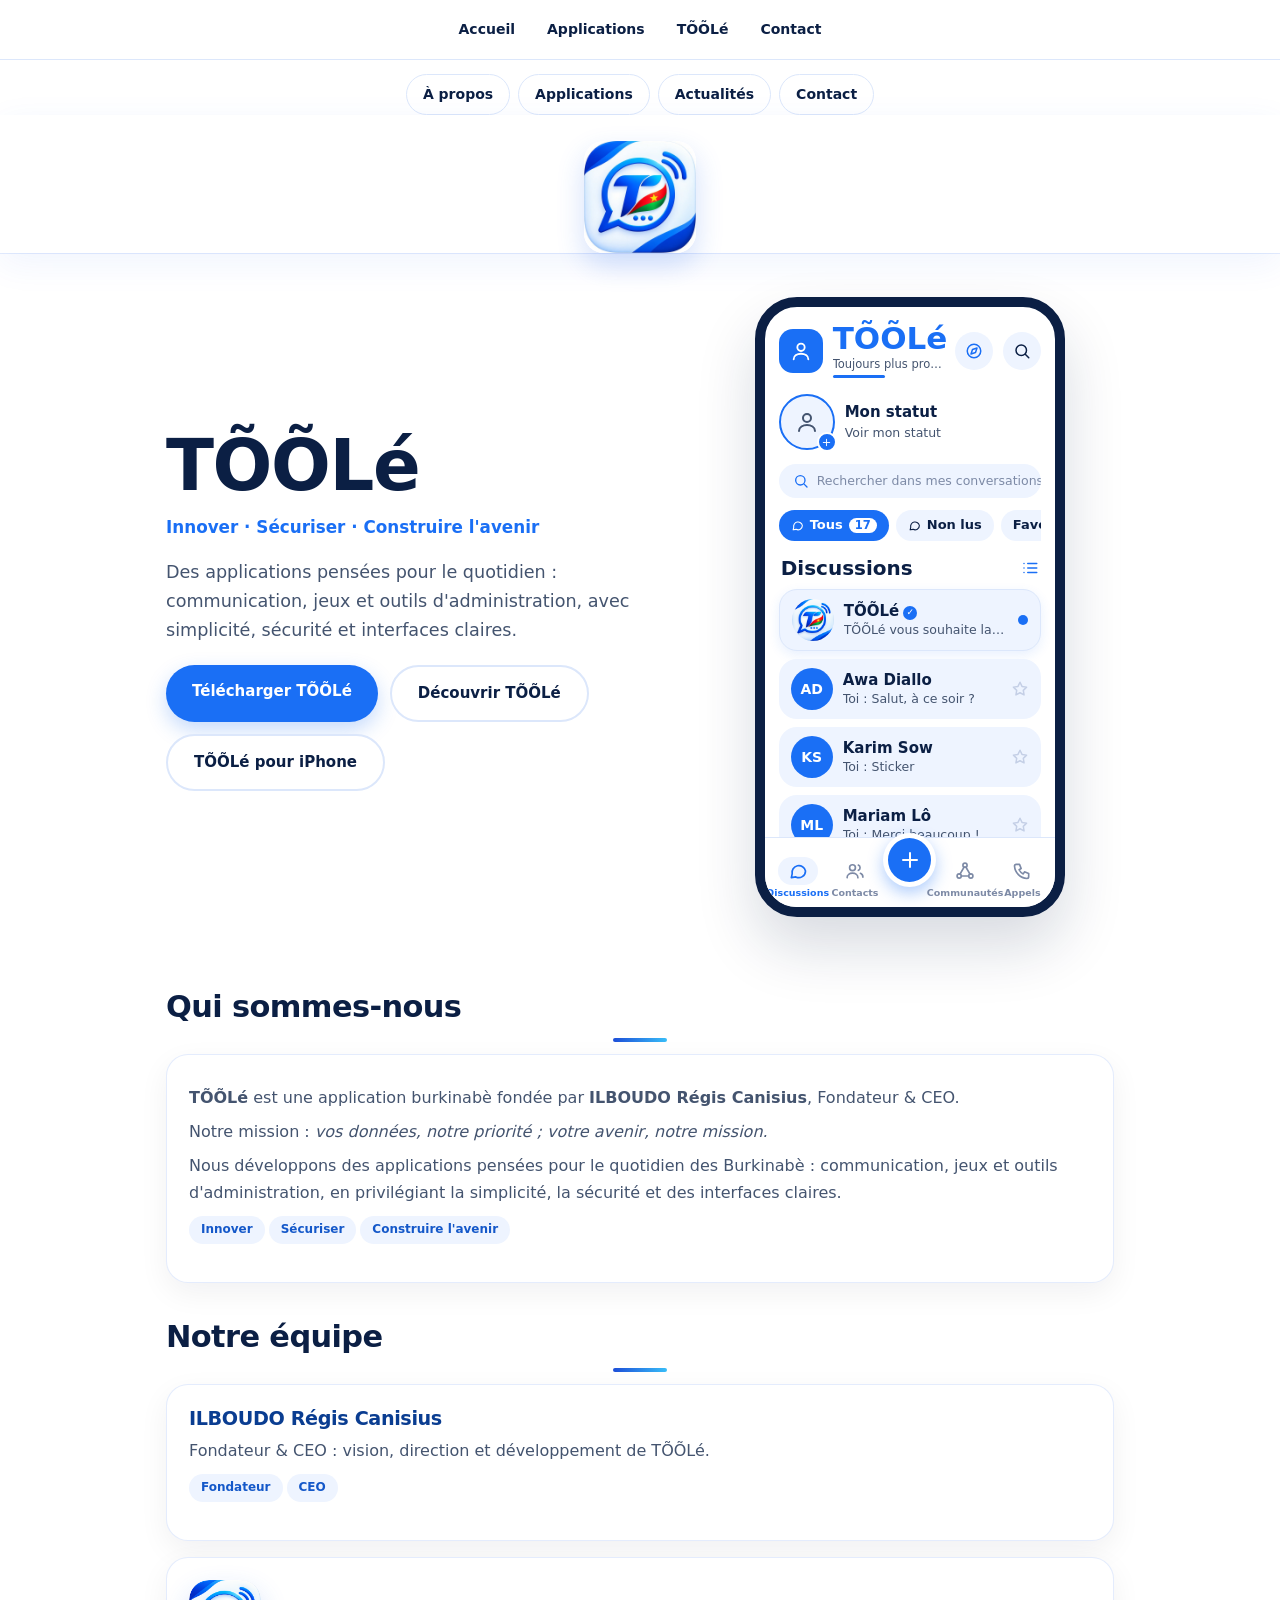
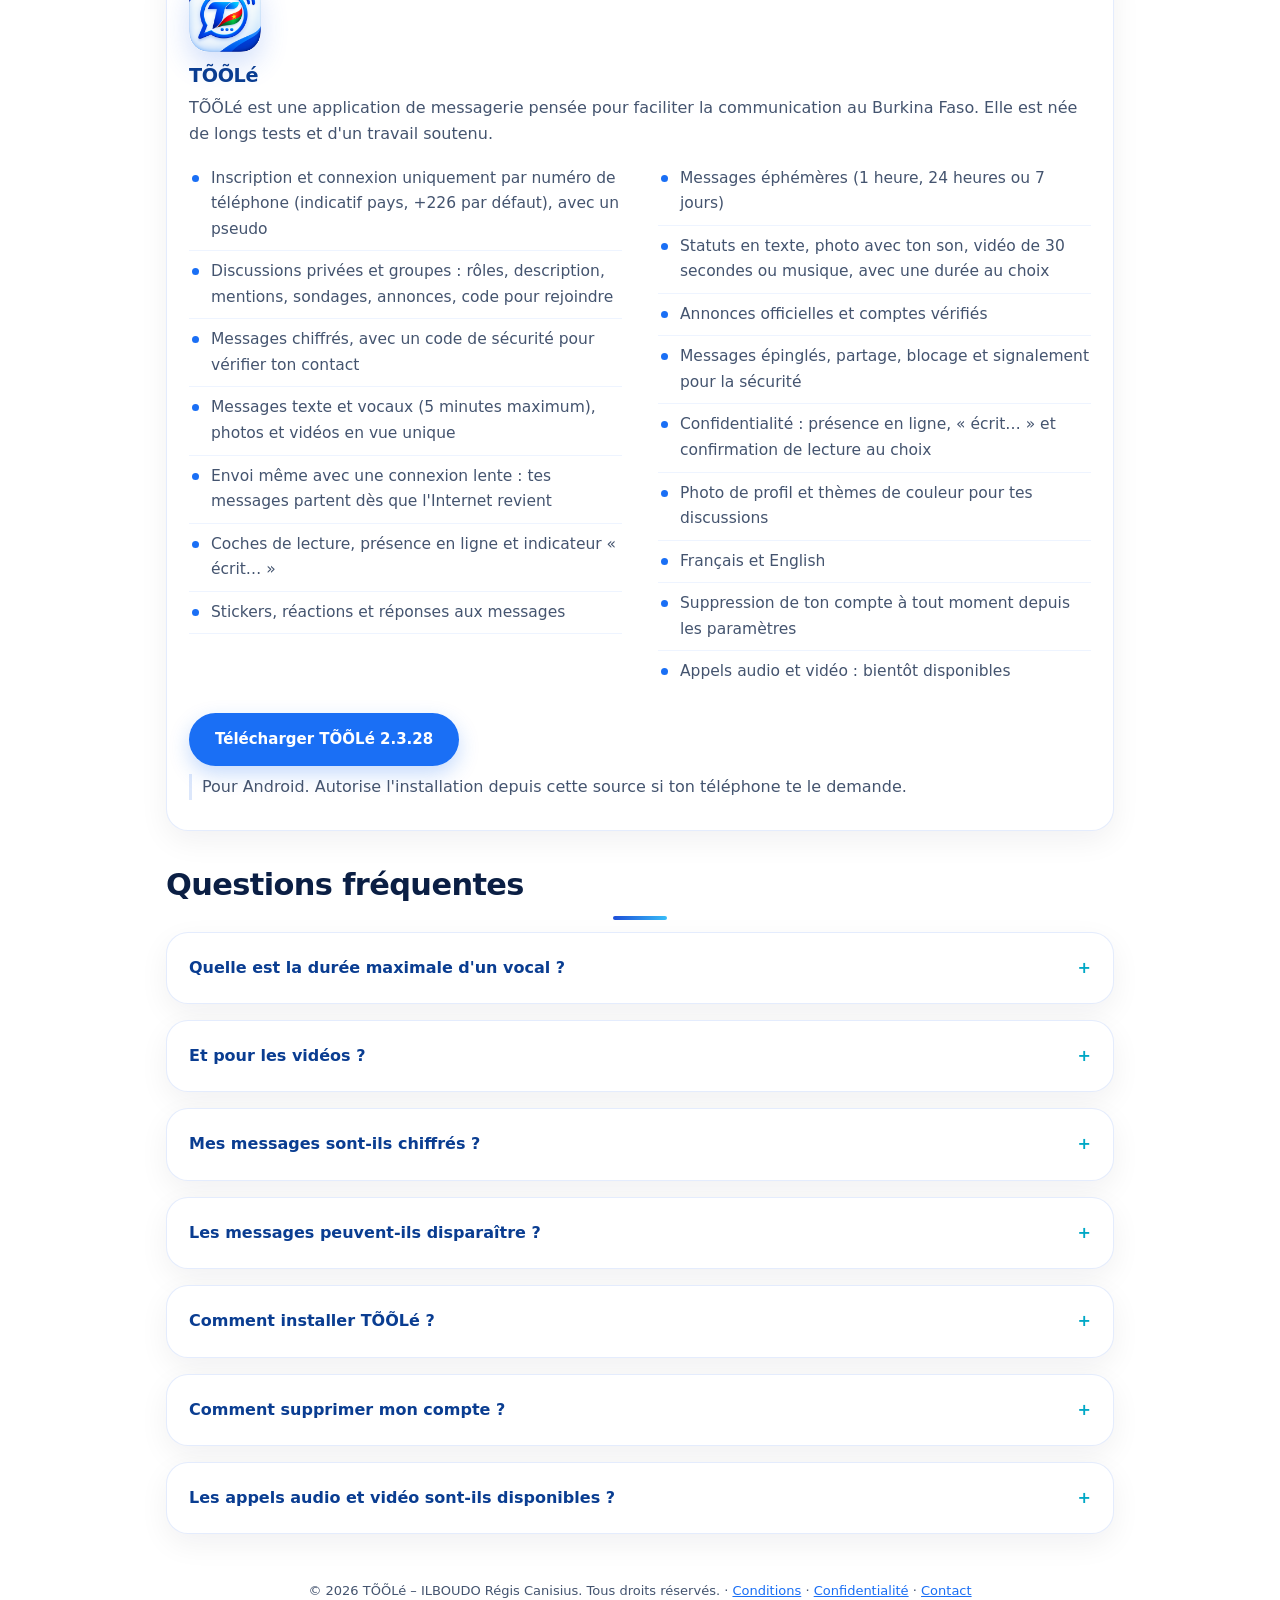
<file: index.html>
<!doctype html><html lang="fr"><head><meta charset="utf-8"><meta name="viewport" content="width=device-width,initial-scale=1"><title>TÕÕLé</title>
<style>
body{margin:0;font-family:system-ui,sans-serif;background:#f5fbff;color:#0a2a66;line-height:1.55}
.wrap{max-width:720px;margin:0 auto;padding:24px 18px 40px}
h1{font-size:32px;margin:6px 0 2px;color:#0a3d91}h1 span{color:#00c2e0}
.slogan{color:#5b7089;font-size:15px;margin-bottom:20px}
h2{font-size:22px;color:#0a3d91;margin:30px 0 10px;border-bottom:2px solid #d6ebf4;padding-bottom:6px}
.card{background:#fff;border:1px solid #d6ebf4;border-radius:18px;padding:18px;margin-bottom:14px;box-shadow:0 4px 14px rgba(0,120,160,.07)}
.card h3{margin:0 0 8px;font-size:18px;color:#0a3d91}
.card p{margin:8px 0;font-size:15px}
ul{padding-left:20px;margin:8px 0;font-size:15px}li{margin:4px 0}
.tag{display:inline-block;font-size:12px;padding:4px 10px;border-radius:12px;background:#e6f7fb;color:#0a7fa0;margin:2px 4px 2px 0}
.btn{display:inline-block;margin-top:10px;padding:12px 18px;border-radius:14px;background:linear-gradient(135deg,#00c2e0,#2f6fe0);color:#fff;font-weight:600;font-size:15px;opacity:.6}
.note{font-size:13px;color:#5b7089;margin-top:6px}
.foot{margin-top:34px;font-size:12px;color:#5b7089;text-align:center}
</style><style>.cns-logo{display:block;width:min(260px,70vw);margin:24px auto 8px;border-radius:14px}.cns-head{background:#000;padding:18px 0 6px;text-align:center}</style><style>body{margin:0;font-family:system-ui,sans-serif;color:#0a2a66;background:#fff;line-height:1.6}.cns-nav{position:sticky;top:0;z-index:9;background:#000;display:flex;justify-content:center;gap:18px;flex-wrap:wrap;padding:12px 10px}.cns-nav a{color:#7fd8ea;text-decoration:none;font-size:14px;font-weight:600}.cns-nav a:hover{color:#fff}main,section{max-width:920px;margin:0 auto;padding:18px}h1,h2{line-height:1.25}img{max-width:100%;height:auto}.cns-foot{background:#000;color:#9fb3c4;text-align:center;padding:28px 14px;font-size:13px}.cns-foot a{color:#7fd8ea;text-decoration:none;margin:0 10px}</style><link rel="stylesheet" href="cns-site.css?v=217"></head><body>
<svg width="0" height="0" style="position:absolute" aria-hidden="true" focusable="false"><symbol id="i-user" viewBox="0 0 24 24"><circle cx="12" cy="8" r="4"/><path d="M4 21c0-4 4-6 8-6s8 2 8 6"/></symbol><symbol id="i-compass" viewBox="0 0 24 24"><circle cx="12" cy="12" r="9"/><path d="M16 8l-2 6-6 2 2-6z"/></symbol><symbol id="i-search" viewBox="0 0 24 24"><circle cx="11" cy="11" r="7"/><path d="M21 21l-4.3-4.3"/></symbol><symbol id="i-chat" viewBox="0 0 24 24"><path d="M21 12a8 8 0 0 1-11.6 7.1L4 20l1-4.6A8 8 0 1 1 21 12z"/></symbol><symbol id="i-list" viewBox="0 0 24 24"><path d="M9 6h12M9 12h12M9 18h12M4 6h.01M4 12h.01M4 18h.01"/></symbol><symbol id="i-star" viewBox="0 0 24 24"><path d="M12 3l2.7 5.6 6.1.9-4.4 4.3 1 6.1L12 17l-5.4 2.9 1-6.1-4.4-4.3 6.1-.9z"/></symbol><symbol id="i-users" viewBox="0 0 24 24"><circle cx="9" cy="8" r="3.5"/><path d="M2.5 20c0-3.5 3-5.5 6.5-5.5s6.5 2 6.5 5.5M16 4.8a3.5 3.5 0 0 1 0 6.4M18.5 14.8c1.8.7 3 2.2 3 4.7"/></symbol><symbol id="i-net" viewBox="0 0 24 24"><circle cx="12" cy="5" r="2.5"/><circle cx="5" cy="18" r="2.5"/><circle cx="19" cy="18" r="2.5"/><path d="M11 7.2L6 15.8M13 7.2l5 8.6M7.5 18h9"/></symbol><symbol id="i-phone" viewBox="0 0 24 24"><path d="M5 4h4l2 5-2.5 1.5a11 11 0 0 0 5 5L15 13l5 2v4a2 2 0 0 1-2 2A16 16 0 0 1 3 6a2 2 0 0 1 2-2z"/></symbol><symbol id="i-plus" viewBox="0 0 24 24"><path d="M12 5v14M5 12h14"/></symbol></svg>
<nav class="cns-nav"><a href="#accueil">Accueil</a><a href="#apps">Applications</a><a href="#tooole">TÕÕLé</a><a href="#contact-site">Contact</a></nav><div class="cns-more"><a href="a-propos.html">À propos</a><a href="applications.html">Applications</a><a href="actualites.html">Actualités</a><a href="contact.html">Contact</a></div>

<header class="cns-head"><img class="cns-logo" src="img/logo.jpg" alt="TÕÕLé - Innover, Créer, Ensemble"></header>
<div class="wrap" id="accueil">
<div class="cns-hero2"><div>
<h1>TÕÕLé</h1>
<div class="slogan">Innover · Sécuriser · Construire l'avenir</div>
<p class="lead">Des applications pensées pour le quotidien : communication, jeux et outils d'administration, avec simplicité, sécurité et interfaces claires.</p>
<div class="acts"><a class="btn" href="#tooole">Télécharger TÕÕLé</a><a class="btn ghost" href="#tooole">Découvrir TÕÕLé</a><a class="btn ghost" href="iphone.html">TÕÕLé pour iPhone</a></div>
</div>
<div class="phone" aria-hidden="true">
<div class="ph-h"><div class="ph-av"><svg class="ic"><use href="#i-user"/></svg></div><div class="ph-tt"><b>TÕÕLé</b><small>Toujours plus proche de vous</small><em></em></div><div class="rb c"><svg class="ic"><use href="#i-compass"/></svg></div><div class="rb"><svg class="ic"><use href="#i-search"/></svg></div></div>
<div class="st"><div class="ring"><svg class="ic"><use href="#i-user"/></svg><u><svg class="ic"><use href="#i-plus"/></svg></u></div><div><b>Mon statut</b><small>Voir mon statut</small></div></div>
<div class="sb"><svg class="ic"><use href="#i-search"/></svg>Rechercher dans mes conversations</div>
<div class="chips"><span class="on"><svg class="ic"><use href="#i-chat"/></svg>Tous <s>17</s></span><span><svg class="ic"><use href="#i-chat"/></svg>Non lus</span><span>Favoris</span></div>
<div class="dh"><b>Discussions</b><svg class="ic"><use href="#i-list"/></svg></div>
<div class="cr hi"><div class="cav lg"></div><div><b>TÕÕLé<span class="vf">✓</span></b><small>TÕÕLé vous souhaite la bienvenue</small></div><span class="dot"></span></div>
<div class="cr"><div class="cav">AD</div><div><b>Awa Diallo</b><small>Toi : Salut, à ce soir ?</small></div><svg class="ic"><use href="#i-star"/></svg></div>
<div class="cr"><div class="cav">KS</div><div><b>Karim Sow</b><small>Toi : Sticker</small></div><svg class="ic"><use href="#i-star"/></svg></div>
<div class="cr"><div class="cav">ML</div><div><b>Mariam Lô</b><small>Toi : Merci beaucoup !</small></div><svg class="ic"><use href="#i-star"/></svg></div>
<div class="tabs"><span class="on"><svg class="ic"><use href="#i-chat"/></svg>Discussions</span><span><svg class="ic"><use href="#i-users"/></svg>Contacts</span><span class="fab"><svg class="ic"><use href="#i-plus"/></svg></span><span><svg class="ic"><use href="#i-net"/></svg>Communautés</span><span><svg class="ic"><use href="#i-phone"/></svg>Appels</span></div>
</div>
</div>

<h2>Qui sommes-nous</h2>
<div class="card">
<p><b>TÕÕLé</b> est une application burkinabè fondée par <b>ILBOUDO Régis Canisius</b>, Fondateur &amp; CEO.</p>
<p>Notre mission : <i>vos données, notre priorité ; votre avenir, notre mission.</i></p>
<p>Nous développons des applications pensées pour le quotidien des Burkinabè : communication, jeux et outils d'administration, en privilégiant la simplicité, la sécurité et des interfaces claires.</p>
<p><span class="tag">Innover</span><span class="tag">Sécuriser</span><span class="tag">Construire l'avenir</span></p>
</div>

<h2>Notre équipe</h2>
<div class="card">
<h3>ILBOUDO Régis Canisius</h3>
<p>Fondateur &amp; CEO : vision, direction et développement de TÕÕLé.</p>
<p><span class="tag">Fondateur</span><span class="tag">CEO</span></p>
</div>
<!-- Pour ajouter un membre : copier le bloc <div class="card"> ci-dessus et changer le nom, le rôle et les étiquettes -->

<div id="apps"></div>
<div class="card" id="tooole">
<img class="ico" src="img/tooole.png?v=215" alt="TÕÕLé" width="72" height="72"><h3>TÕÕLé</h3>
<p>TÕÕLé est une application de messagerie pensée pour faciliter la communication au Burkina Faso. Elle est née de longs tests et d'un travail soutenu.</p>
<ul>
<li>Inscription et connexion uniquement par numéro de téléphone (indicatif pays, +226 par défaut), avec un pseudo</li>
<li>Discussions privées et groupes : rôles, description, mentions, sondages, annonces, code pour rejoindre</li>
<li>Messages chiffrés, avec un code de sécurité pour vérifier ton contact</li>
<li>Messages texte et vocaux (5 minutes maximum), photos et vidéos en vue unique</li>
<li>Envoi même avec une connexion lente : tes messages partent dès que l'Internet revient</li>
<li>Coches de lecture, présence en ligne et indicateur « écrit… »</li>
<li>Stickers, réactions et réponses aux messages</li>
<li>Messages éphémères (1 heure, 24 heures ou 7 jours)</li>
<li>Statuts en texte, photo avec ton son, vidéo de 30 secondes ou musique, avec une durée au choix</li>
<li>Annonces officielles et comptes vérifiés</li>
<li>Messages épinglés, partage, blocage et signalement pour la sécurité</li>
<li>Confidentialité : présence en ligne, « écrit… » et confirmation de lecture au choix</li>
<li>Photo de profil et thèmes de couleur pour tes discussions</li>
<li>Français et English</li>
<li>Suppression de ton compte à tout moment depuis les paramètres</li>
<li>Appels audio et vidéo : bientôt disponibles</li>
</ul>
<a class="btn" href="https://jbjeqxubpqqypysfsubd.supabase.co/storage/v1/object/public/apk/TOOLE-2.3.28.apk" download>Télécharger TÕÕLé 2.3.28</a><p class="note">Pour Android. Autorise l'installation depuis cette source si ton téléphone te le demande.</p>
</div>

<div id="cns-news-home"></div>

<h2>Questions fréquentes</h2>
<details class="card"><summary>Quelle est la durée maximale d'un vocal ?</summary><p>5 minutes.</p></details>
<details class="card"><summary>Et pour les vidéos ?</summary><p>Les statuts vidéo durent 30 secondes maximum. Les photos et vidéos peuvent aussi être envoyées en vue unique.</p></details>
<details class="card"><summary>Mes messages sont-ils chiffrés ?</summary><p>Oui : les discussions privées et de groupe sont chiffrées de bout en bout. Les clés restent sur ton téléphone, et un code de sécurité te permet de vérifier ton contact.</p></details>
<details class="card"><summary>Les messages peuvent-ils disparaître ?</summary><p>Oui, avec les messages éphémères : 1 heure, 24 heures ou 7 jours.</p></details>
<details class="card"><summary>Comment installer TÕÕLé ?</summary><p>Télécharge l'application depuis cette page, puis autorise l'installation depuis cette source si ton téléphone te le demande.</p></details>
<details class="card"><summary>Comment supprimer mon compte ?</summary><p>À tout moment, depuis les paramètres de l'application.</p></details>
<details class="card"><summary>Les appels audio et vidéo sont-ils disponibles ?</summary><p>Pas encore : ils arrivent bientôt, avec une mise à jour de TÕÕLé.</p></details>

<div class="foot" id="contact-site">© 2026 TÕÕLé – ILBOUDO Régis Canisius. Tous droits réservés. · <a href="conditions.html">Conditions</a> · <a href="politique.html">Confidentialité</a> · <a href="contact.html">Contact</a></div>

<script src="cns-plus.js"></script>
<!--TOOLE_MAJ_AUTO--><script>
(function(){
var U="https://jbjeqxubpqqypysfsubd.supabase.co",K="sb_publishable_bYKnve2bIrsZu1XG_g-syw_8CnA8qPR";
fetch(U+"/rest/v1/rpc/latest_app_update",{method:"POST",cache:"no-store",headers:K.indexOf("sb_")===0?{apikey:K,"Content-Type":"application/json"}:{apikey:K,Authorization:"Bearer "+K,"Content-Type":"application/json"},body:"{}"})
.then(function(r){return r.json()}).then(function(d){
 if(Array.isArray(d))d=d[0];
 if(!d||!d.version_code||!/^https:\/\/jbjeqxubpqqypysfsubd\.supabase\.co\/storage\/v1\/object\/public\/apk\//.test(d.url))return;
 document.querySelectorAll("a,button").forEach(function(a){
  if(/Télécharger\s+TÕÕLé/.test(a.textContent)){
   a.textContent="Télécharger TÕÕLé "+d.version_name;
   if(a.tagName==="A")a.href=d.url;else a.onclick=function(){location.href=d.url};
  }});
}).catch(function(){});
})();
</script>
</file>
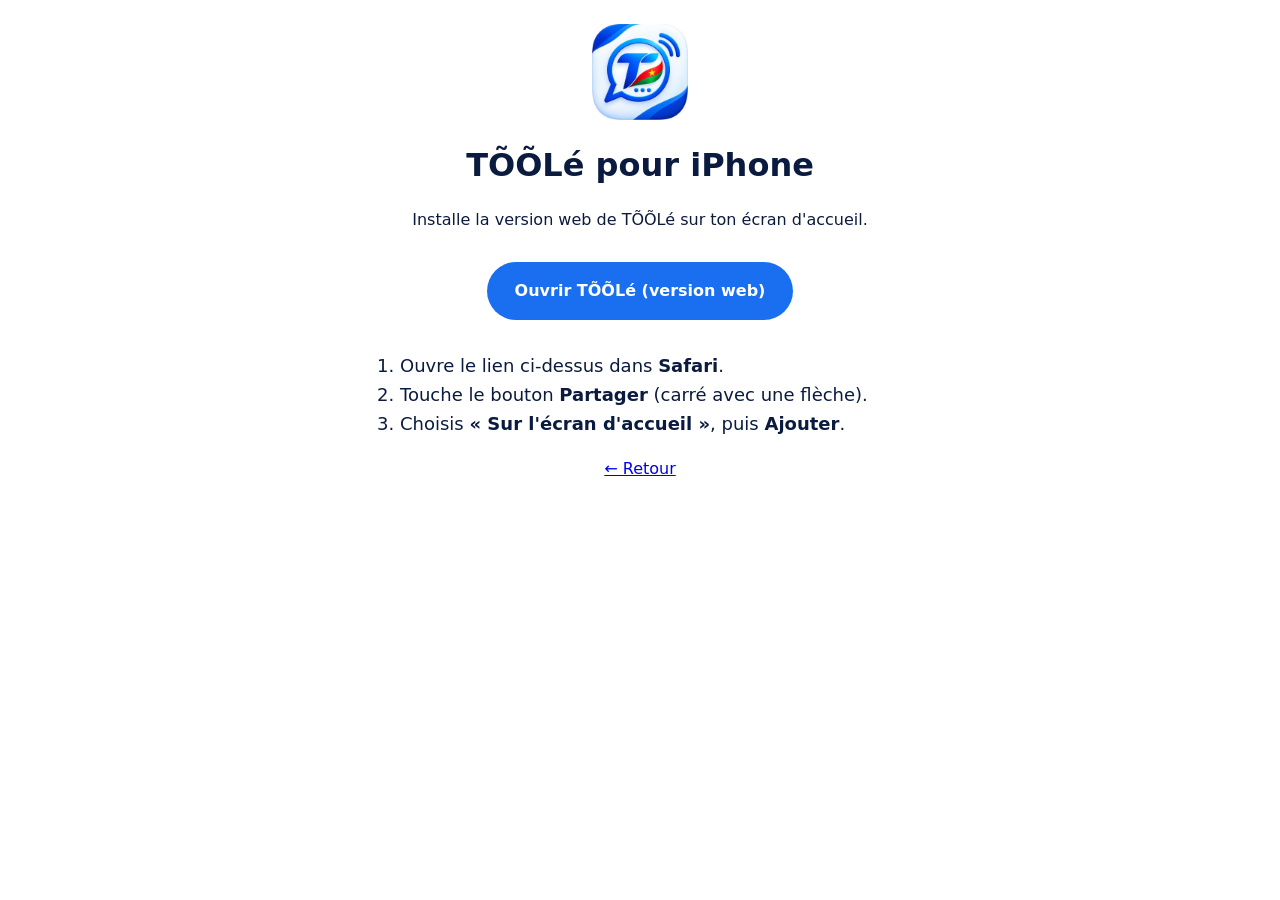
<file: iphone.html>
<!doctype html><html lang="fr"><head><meta charset="utf-8"><meta name="viewport" content="width=device-width,initial-scale=1"><title>TÕÕLé pour iPhone</title>
<style>body{font-family:system-ui,sans-serif;max-width:560px;margin:0 auto;padding:24px;color:#0b1b3f;line-height:1.6;text-align:center}img{width:96px;border-radius:22px}h1{margin:12px 0}ol{text-align:left;font-size:18px}a.b{display:inline-block;background:#1a6ff0;color:#fff;padding:16px 28px;border-radius:40px;font-weight:700;text-decoration:none;margin:14px 0}</style></head><body>
<img src="img/logo.jpg" alt="TÕÕLé"><h1>TÕÕLé pour iPhone</h1>
<p>Installe la version web de TÕÕLé sur ton écran d'accueil.</p>
<a class="b" href="https://ilboudoregis1-maker.github.io/toole-site/">Ouvrir TÕÕLé (version web)</a>
<ol><li>Ouvre le lien ci-dessus dans <b>Safari</b>.</li><li>Touche le bouton <b>Partager</b> (carré avec une flèche).</li><li>Choisis <b>« Sur l'écran d'accueil »</b>, puis <b>Ajouter</b>.</li></ol>
<p><a href="index.html">← Retour</a></p></body></html>
</file>
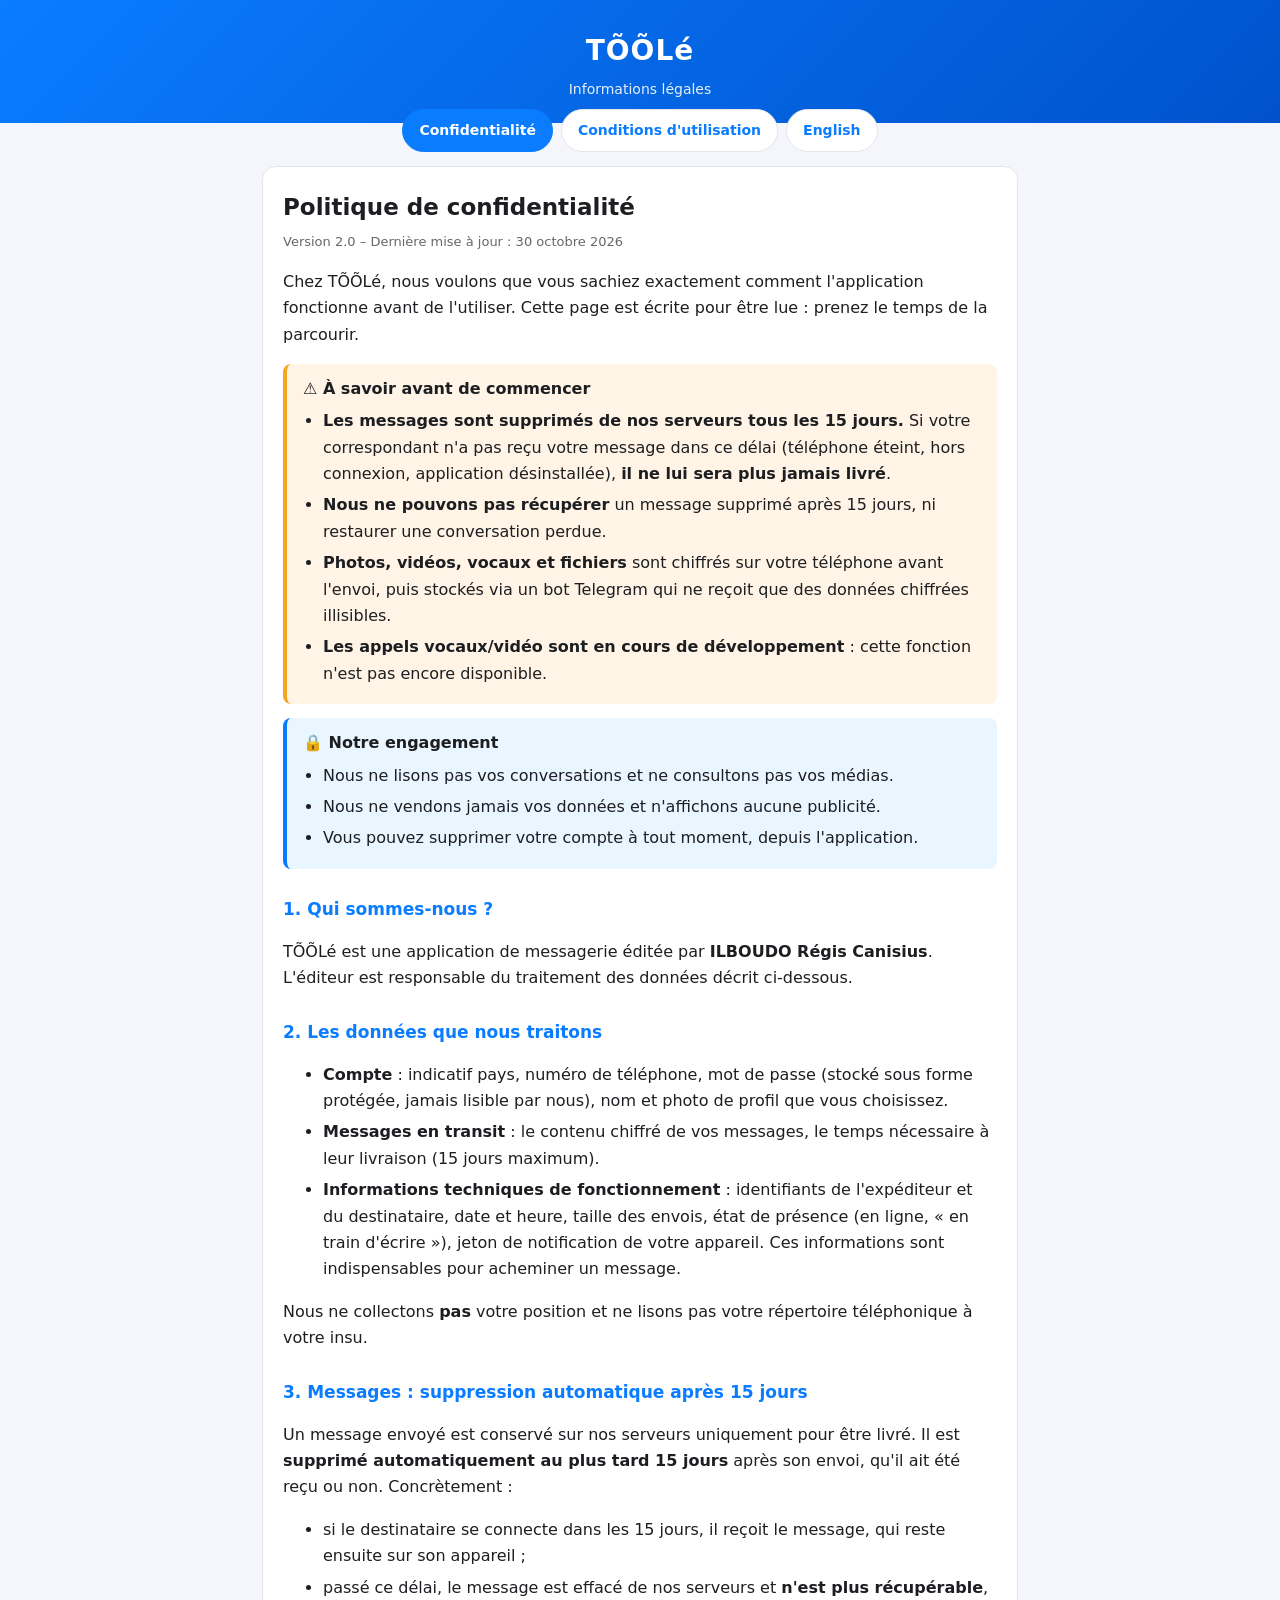
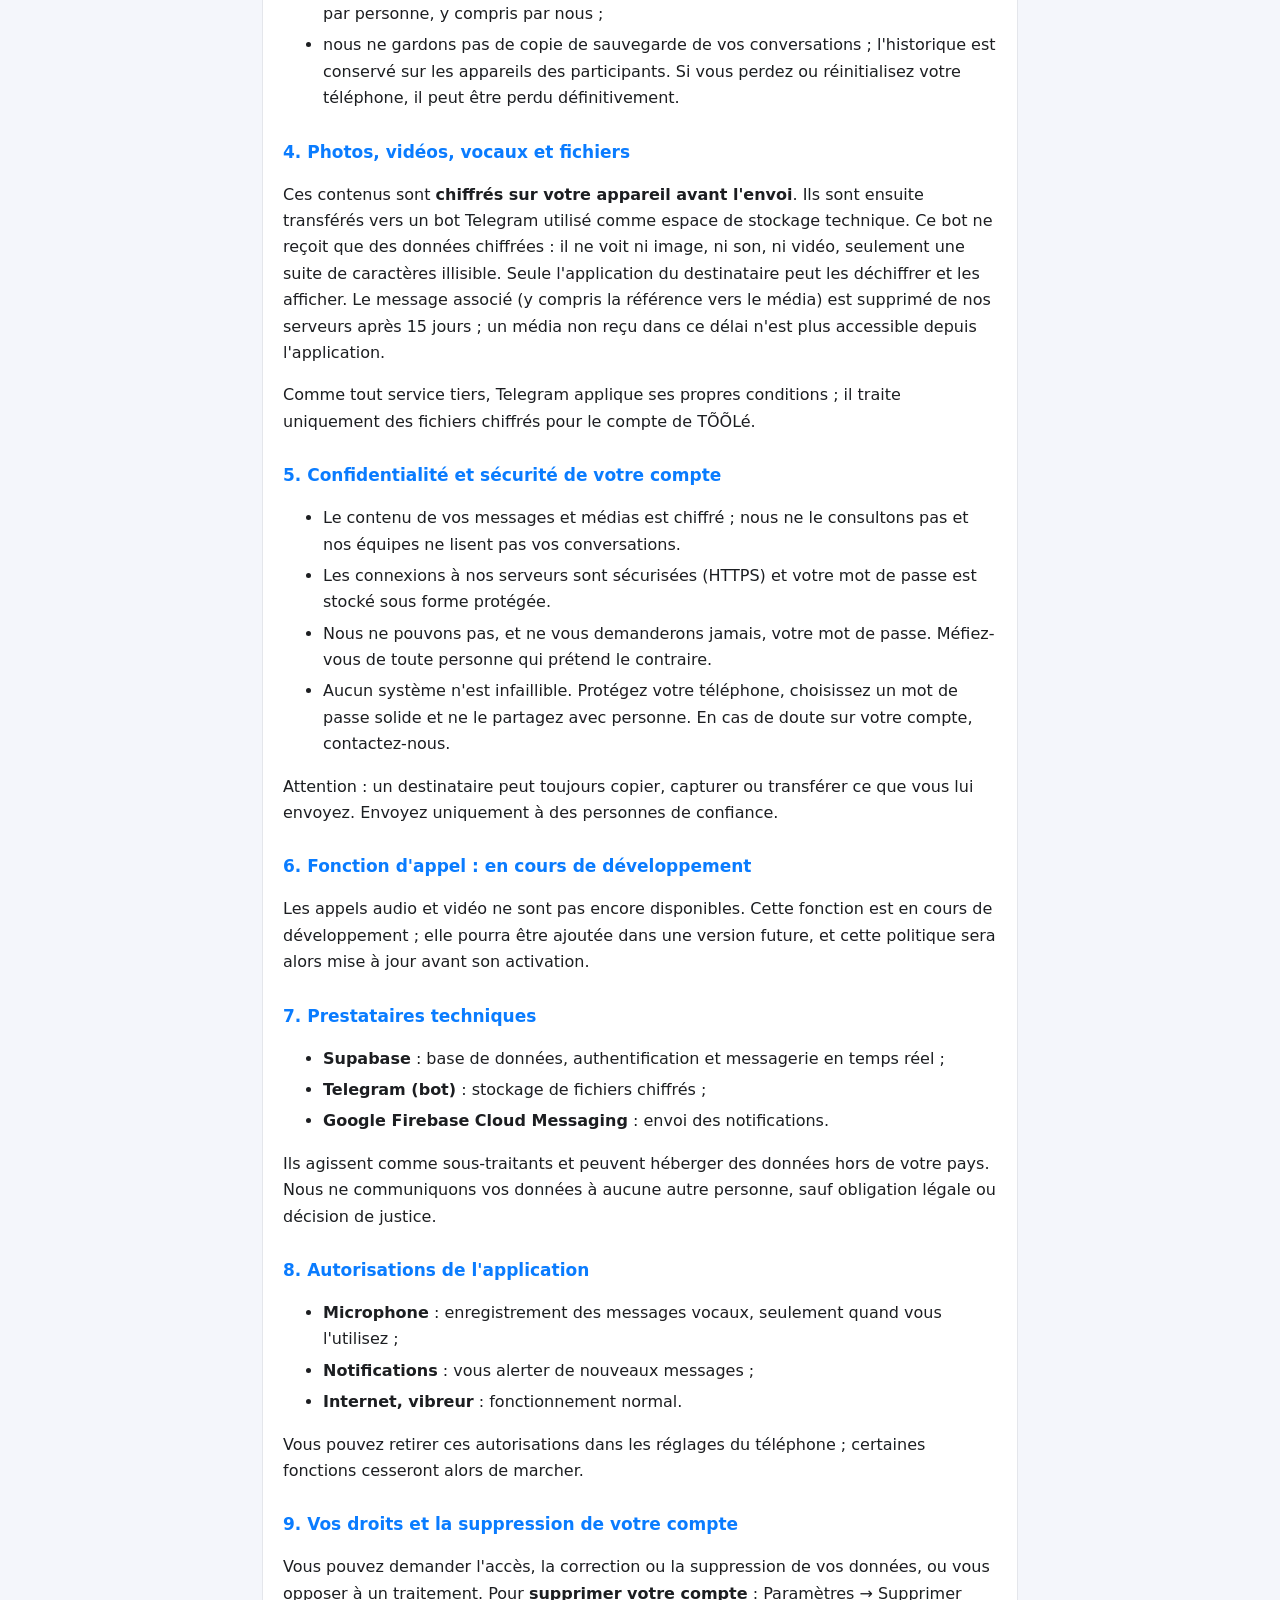
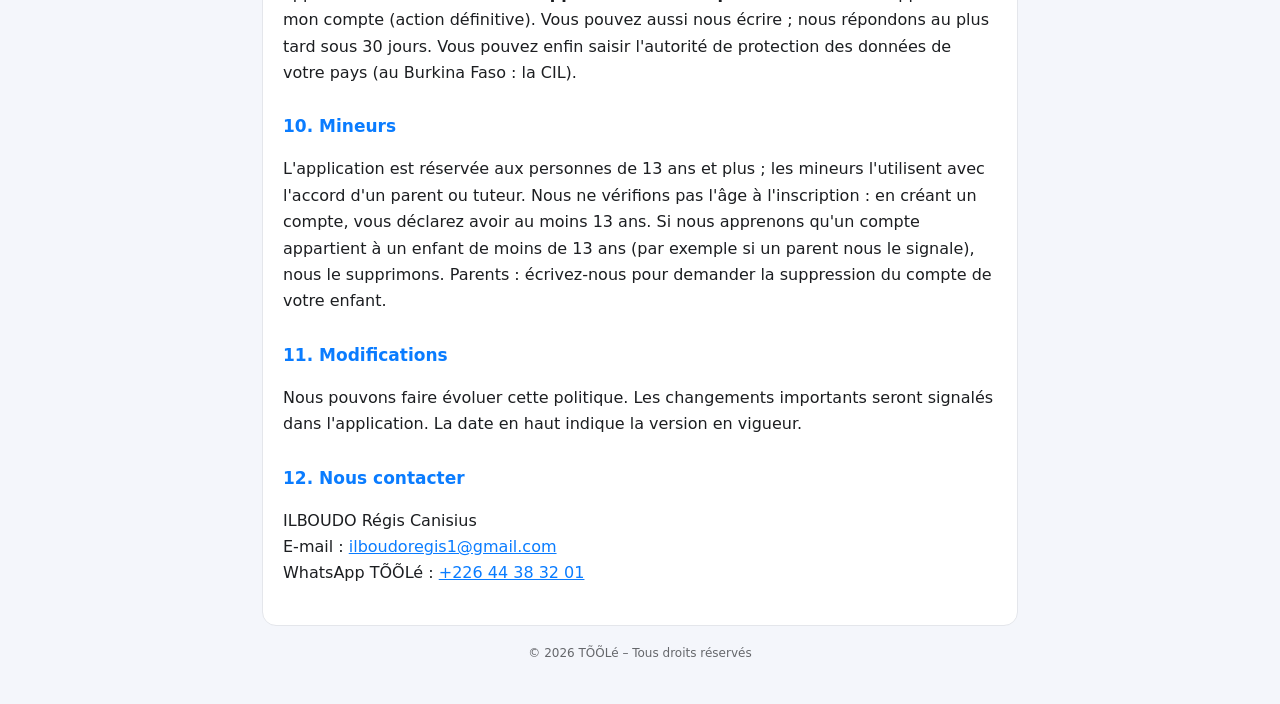
<file: legal.html>
<!DOCTYPE html>
<html lang="fr"><head><meta charset="utf-8">
<meta name="viewport" content="width=device-width,initial-scale=1">
<title>TÕÕLé – Informations légales</title>
<style>
:root{--bg:#f4f6fb;--card:#fff;--fg:#1c1e21;--mut:#65676b;--bl:#0a7cff;--bd:#e4e6eb;--wa:#fff4e5;--wb:#f5a623}
@media(prefers-color-scheme:dark){:root{--bg:#121316;--card:#1c1d21;--fg:#e4e6eb;--mut:#b0b3b8;--bd:#34363b;--wa:#2b2315;--wb:#f5a623}}
*{box-sizing:border-box}
body{margin:0;font-family:system-ui,-apple-system,sans-serif;background:var(--bg);color:var(--fg);line-height:1.65}
header{background:linear-gradient(135deg,#0a7cff,#0052cc);color:#fff;padding:28px 16px 22px;text-align:center}
header b{font-size:28px;letter-spacing:1px}header div{opacity:.9;font-size:14px;margin-top:4px}
main{max-width:780px;margin:-14px auto 0;padding:0 12px 40px}
nav{display:flex;gap:8px;flex-wrap:wrap;justify-content:center;margin:0 0 14px}
nav a{padding:9px 16px;background:var(--card);border:1px solid var(--bd);border-radius:22px;color:var(--bl);text-decoration:none;font-weight:600;font-size:14px}
nav a.on{background:var(--bl);color:#fff;border-color:var(--bl)}
article{background:var(--card);border:1px solid var(--bd);border-radius:14px;padding:22px 20px}
h1{font-size:23px;margin:0 0 4px}h2{font-size:17px;margin:26px 0 6px;color:var(--bl)}
.m{color:var(--mut);font-size:13px;margin:0 0 14px}
.box{background:var(--wa);border-left:4px solid var(--wb);border-radius:8px;padding:12px 16px;margin:14px 0}
.box ul{margin:6px 0 0;padding-left:20px}li{margin:5px 0}
.ok{background:#eaf6ff;border-left-color:var(--bl)}@media(prefers-color-scheme:dark){.ok{background:#12263d}}
footer{text-align:center;color:var(--mut);font-size:12px;margin-top:18px}
a{color:var(--bl)}
</style></head><body>
<header><b>TÕÕLé</b><div id="sub"></div></header>
<main><nav id="n"></nav><article id="c"></article><footer id="f"></footer></main>
<script>
var MAIL="ilboudoregis1@gmail.com",WA="+226 44 38 32 01",WAL="https://wa.me/22644383201";
var p=new URLSearchParams(location.search);
var d=p.get("doc")==="terms"?"terms":"privacy";
var l=p.get("lang")==="en"?"en":"fr";
var CT_FR='<p>ILBOUDO Régis Canisius<br>E-mail : <a href="mailto:'+MAIL+'">'+MAIL+'</a><br>WhatsApp TÕÕLé : <a href="'+WAL+'">'+WA+'</a></p>';
var CT_EN=CT_FR.replace("E-mail","Email");
var T={
fr:{sub:"Informations légales",tabs:{privacy:"Confidentialité",terms:"Conditions d'utilisation"},foot:"© 2026 TÕÕLé – Tous droits réservés",
privacy:`<h1>Politique de confidentialité</h1>
<p class="m">Version 2.0 – Dernière mise à jour : 30 octobre 2026</p>
<p>Chez TÕÕLé, nous voulons que vous sachiez exactement comment l'application fonctionne avant de l'utiliser. Cette page est écrite pour être lue : prenez le temps de la parcourir.</p>
<div class="box"><b>⚠️ À savoir avant de commencer</b><ul>
<li><b>Les messages sont supprimés de nos serveurs tous les 15 jours.</b> Si votre correspondant n'a pas reçu votre message dans ce délai (téléphone éteint, hors connexion, application désinstallée), <b>il ne lui sera plus jamais livré</b>.</li>
<li><b>Nous ne pouvons pas récupérer</b> un message supprimé après 15 jours, ni restaurer une conversation perdue.</li>
<li><b>Photos, vidéos, vocaux et fichiers</b> sont chiffrés sur votre téléphone avant l'envoi, puis stockés via un bot Telegram qui ne reçoit que des données chiffrées illisibles.</li>
<li><b>Les appels vocaux/vidéo sont en cours de développement</b> : cette fonction n'est pas encore disponible.</li></ul></div>
<div class="box ok"><b>🔒 Notre engagement</b><ul>
<li>Nous ne lisons pas vos conversations et ne consultons pas vos médias.</li>
<li>Nous ne vendons jamais vos données et n'affichons aucune publicité.</li>
<li>Vous pouvez supprimer votre compte à tout moment, depuis l'application.</li></ul></div>
<h2>1. Qui sommes-nous ?</h2>
<p>TÕÕLé est une application de messagerie éditée par <b>ILBOUDO Régis Canisius</b>. L'éditeur est responsable du traitement des données décrit ci-dessous.</p>
<h2>2. Les données que nous traitons</h2>
<ul><li><b>Compte</b> : indicatif pays, numéro de téléphone, mot de passe (stocké sous forme protégée, jamais lisible par nous), nom et photo de profil que vous choisissez.</li>
<li><b>Messages en transit</b> : le contenu chiffré de vos messages, le temps nécessaire à leur livraison (15 jours maximum).</li>
<li><b>Informations techniques de fonctionnement</b> : identifiants de l'expéditeur et du destinataire, date et heure, taille des envois, état de présence (en ligne, « en train d'écrire »), jeton de notification de votre appareil. Ces informations sont indispensables pour acheminer un message.</li></ul>
<p>Nous ne collectons <b>pas</b> votre position et ne lisons pas votre répertoire téléphonique à votre insu.</p>
<h2>3. Messages : suppression automatique après 15 jours</h2>
<p>Un message envoyé est conservé sur nos serveurs uniquement pour être livré. Il est <b>supprimé automatiquement au plus tard 15 jours</b> après son envoi, qu'il ait été reçu ou non. Concrètement :</p>
<ul><li>si le destinataire se connecte dans les 15 jours, il reçoit le message, qui reste ensuite sur son appareil ;</li>
<li>passé ce délai, le message est effacé de nos serveurs et <b>n'est plus récupérable</b>, par personne, y compris par nous ;</li>
<li>nous ne gardons pas de copie de sauvegarde de vos conversations ; l'historique est conservé sur les appareils des participants. Si vous perdez ou réinitialisez votre téléphone, il peut être perdu définitivement.</li></ul>
<h2>4. Photos, vidéos, vocaux et fichiers</h2>
<p>Ces contenus sont <b>chiffrés sur votre appareil avant l'envoi</b>. Ils sont ensuite transférés vers un bot Telegram utilisé comme espace de stockage technique. Ce bot ne reçoit que des données chiffrées : il ne voit ni image, ni son, ni vidéo, seulement une suite de caractères illisible. Seule l'application du destinataire peut les déchiffrer et les afficher. Le message associé (y compris la référence vers le média) est supprimé de nos serveurs après 15 jours ; un média non reçu dans ce délai n'est plus accessible depuis l'application.</p>
<p>Comme tout service tiers, Telegram applique ses propres conditions ; il traite uniquement des fichiers chiffrés pour le compte de TÕÕLé.</p>
<h2>5. Confidentialité et sécurité de votre compte</h2>
<ul><li>Le contenu de vos messages et médias est chiffré ; nous ne le consultons pas et nos équipes ne lisent pas vos conversations.</li>
<li>Les connexions à nos serveurs sont sécurisées (HTTPS) et votre mot de passe est stocké sous forme protégée.</li>
<li>Nous ne pouvons pas, et ne vous demanderons jamais, votre mot de passe. Méfiez-vous de toute personne qui prétend le contraire.</li>
<li>Aucun système n'est infaillible. Protégez votre téléphone, choisissez un mot de passe solide et ne le partagez avec personne. En cas de doute sur votre compte, contactez-nous.</li></ul>
<p>Attention : un destinataire peut toujours copier, capturer ou transférer ce que vous lui envoyez. Envoyez uniquement à des personnes de confiance.</p>
<h2>6. Fonction d'appel : en cours de développement</h2>
<p>Les appels audio et vidéo ne sont pas encore disponibles. Cette fonction est en cours de développement ; elle pourra être ajoutée dans une version future, et cette politique sera alors mise à jour avant son activation.</p>
<h2>7. Prestataires techniques</h2>
<ul><li><b>Supabase</b> : base de données, authentification et messagerie en temps réel ;</li><li><b>Telegram (bot)</b> : stockage de fichiers chiffrés ;</li><li><b>Google Firebase Cloud Messaging</b> : envoi des notifications.</li></ul>
<p>Ils agissent comme sous-traitants et peuvent héberger des données hors de votre pays. Nous ne communiquons vos données à aucune autre personne, sauf obligation légale ou décision de justice.</p>
<h2>8. Autorisations de l'application</h2>
<ul><li><b>Microphone</b> : enregistrement des messages vocaux, seulement quand vous l'utilisez ;</li><li><b>Notifications</b> : vous alerter de nouveaux messages ;</li><li><b>Internet, vibreur</b> : fonctionnement normal.</li></ul>
<p>Vous pouvez retirer ces autorisations dans les réglages du téléphone ; certaines fonctions cesseront alors de marcher.</p>
<h2>9. Vos droits et la suppression de votre compte</h2>
<p>Vous pouvez demander l'accès, la correction ou la suppression de vos données, ou vous opposer à un traitement. Pour <b>supprimer votre compte</b> : Paramètres → Supprimer mon compte (action définitive). Vous pouvez aussi nous écrire ; nous répondons au plus tard sous 30 jours. Vous pouvez enfin saisir l'autorité de protection des données de votre pays (au Burkina Faso : la CIL).</p>
<h2>10. Mineurs</h2>
<p>L'application est réservée aux personnes de 13 ans et plus ; les mineurs l'utilisent avec l'accord d'un parent ou tuteur. Nous ne vérifions pas l'âge à l'inscription : en créant un compte, vous déclarez avoir au moins 13 ans. Si nous apprenons qu'un compte appartient à un enfant de moins de 13 ans (par exemple si un parent nous le signale), nous le supprimons. Parents : écrivez-nous pour demander la suppression du compte de votre enfant.</p>
<h2>11. Modifications</h2>
<p>Nous pouvons faire évoluer cette politique. Les changements importants seront signalés dans l'application. La date en haut indique la version en vigueur.</p>
<h2>12. Nous contacter</h2>`+CT_FR,
terms:`<h1>Conditions d'utilisation</h1>
<p class="m">Version 2.0 – Dernière mise à jour : 30 octobre 2026</p>
<p>Ces conditions décrivent les règles d'utilisation de TÕÕLé, éditée par <b>ILBOUDO Régis Canisius</b>. Lisez-les attentivement : elles vous permettent de savoir dans quoi vous vous engagez.</p>
<div class="box"><b>⚠️ L'essentiel</b><ul>
<li>L'utilisation de TÕÕLé est <b>libre et volontaire</b>. En créant un compte, vous acceptez ces conditions et la Politique de confidentialité. Si vous n'êtes pas d'accord, n'utilisez pas l'application.</li>
<li><b>Les messages sont supprimés des serveurs après 15 jours.</b> Un message non reçu dans ce délai ne sera jamais livré.</li>
<li>Vous restez responsable de ce que vous envoyez.</li>
<li>Les appels sont en cours de développement et pas encore disponibles.</li></ul></div>
<h2>1. Votre compte</h2>
<p>En créant un compte, vous déclarez avoir au moins 13 ans (les mineurs avec l'accord d'un parent ou tuteur). Vous devez utiliser un numéro de téléphone valide et des informations exactes. Votre compte est personnel. Vous êtes responsable de votre mot de passe et de l'activité sur votre compte : ne le partagez avec personne.</p>
<h2>2. Fonctionnement du service</h2>
<ul><li>Les messages sont <b>conservés 15 jours au maximum</b> sur nos serveurs, le temps de la livraison, puis supprimés définitivement, reçus ou non.</li>
<li>Nous ne faisons pas de sauvegarde de vos conversations. Perte, vol ou réinitialisation du téléphone : l'historique peut être perdu sans possibilité de récupération.</li>
<li>Pour recevoir vos messages, connectez-vous au moins une fois dans les 15 jours.</li>
<li>Les médias sont chiffrés sur votre appareil avant l'envoi (voir Politique de confidentialité).</li></ul>
<h2>3. Fonctionnalités en développement</h2>
<p>Certaines fonctions, comme les appels, sont en cours de développement. Elles peuvent être ajoutées, modifiées ou retirées sans préavis, et ne sont pas garanties.</p>
<h2>4. Règles d'utilisation</h2>
<p>Il est interdit :</p>
<ul><li>d'envoyer des contenus illégaux, haineux, violents, menaçants, harcelants ou diffamatoires ;</li>
<li>de partager des contenus sexuels impliquant des mineurs, ou d'exploiter des mineurs de quelque manière que ce soit ;</li>
<li>d'usurper une identité, d'escroquer, de harceler ou d'envoyer du spam ;</li>
<li>de diffuser des virus, de tenter d'accéder sans droit à nos systèmes ou aux comptes d'autrui, de contourner la sécurité ;</li>
<li>de copier, décompiler, modifier ou revendre l'application, sauf si la loi l'autorise.</li></ul>
<h2>5. Vos contenus et votre responsabilité</h2>
<p>Vous restez propriétaire de ce que vous envoyez et en êtes seul responsable. Nous ne lisons pas vos conversations : nous ne pouvons donc pas surveiller les contenus et ne sommes pas responsables de ce que les utilisateurs échangent. Un destinataire peut toujours copier ou capturer vos messages : n'envoyez que ce que vous acceptez de partager.</p>
<h2>6. Signalement et sanctions</h2>
<p>Vous pouvez signaler un abus à nos contacts. Nous pouvons suspendre ou supprimer un compte qui enfreint ces conditions ou la loi, et coopérer avec les autorités lorsque la loi l'exige.</p>
<h2>7. Disponibilité</h2>
<p>Nous faisons au mieux pour que le service soit stable mais ne garantissons ni l'absence d'interruptions ou d'erreurs, ni la livraison de chaque message. Le service dépend aussi de votre connexion Internet et de votre opérateur.</p>
<h2>8. Limitation de responsabilité</h2>
<p>L'application est fournie « en l'état ». Dans la limite permise par la loi, TÕÕLé n'est pas responsable des messages non livrés après 15 jours, des pertes de données dues à votre appareil, de la divulgation de votre mot de passe, ni des dommages indirects. Rien ici n'exclut une responsabilité qui ne peut l'être légalement.</p>
<h2>9. Propriété intellectuelle</h2>
<p>Le nom TÕÕLé, le logo, le design et le code de l'application appartiennent à ILBOUDO Régis Canisius. Vous disposez d'un simple droit d'usage personnel, non exclusif et révocable.</p>
<h2>10. Fin de l'utilisation</h2>
<p>Vous pouvez arrêter à tout moment et supprimer votre compte depuis l'application (Paramètres → Supprimer mon compte).</p>
<h2>11. Modifications</h2>
<p>Nous pouvons modifier ces conditions ; les changements importants seront annoncés dans l'application. Continuer à l'utiliser vaut acceptation.</p>
<h2>12. Droit applicable et contact</h2>
<p>Ces conditions sont régies par le droit du Burkina Faso ; en cas de litige, nous privilégions d'abord une solution amiable.</p>`+CT_FR},
en:{sub:"Legal information",tabs:{privacy:"Privacy",terms:"Terms of Use"},foot:"© 2026 TÕÕLé – All rights reserved",
privacy:`<h1>Privacy Policy</h1>
<p class="m">Version 2.0 – Last updated: October 30, 2026</p>
<p>At TÕÕLé, we want you to know exactly how the app works before you use it. This page is written to be read: please take a moment to go through it.</p>
<div class="box"><b>⚠️ Please know before you start</b><ul>
<li><b>Messages are deleted from our servers every 15 days.</b> If your contact has not received your message within that time (phone off, offline, app uninstalled), <b>it will never be delivered</b>.</li>
<li><b>We cannot recover</b> a message deleted after 15 days, nor restore a lost conversation.</li>
<li><b>Photos, videos, voice messages and files</b> are encrypted on your phone before sending, then stored through a Telegram bot that only receives unreadable encrypted data.</li>
<li><b>Voice/video calls are under development</b>: this feature is not available yet.</li></ul></div>
<div class="box ok"><b>🔒 Our commitment</b><ul>
<li>We do not read your conversations or view your media.</li>
<li>We never sell your data and show no advertising.</li>
<li>You can delete your account at any time, from the app.</li></ul></div>
<h2>1. Who are we?</h2>
<p>TÕÕLé is a messaging app published by <b>ILBOUDO Régis Canisius</b>. The publisher is responsible for the data processing described below.</p>
<h2>2. Data we process</h2>
<ul><li><b>Account</b>: country code, phone number, password (stored in protected form, never readable by us), and the name and profile photo you choose.</li>
<li><b>Messages in transit</b>: the encrypted content of your messages, for the time needed to deliver them (15 days maximum).</li>
<li><b>Technical operating information</b>: sender and recipient identifiers, date and time, size of items, presence status (online, “typing”), your device's notification token. This is necessary to deliver a message.</li></ul>
<p>We do <b>not</b> collect your location or read your phone contacts without your knowledge.</p>
<h2>3. Messages: automatic deletion after 15 days</h2>
<p>A sent message is kept on our servers only to be delivered. It is <b>automatically deleted no later than 15 days</b> after sending, whether received or not. In practice:</p>
<ul><li>if the recipient connects within 15 days, they receive the message, which then stays on their device;</li>
<li>after that, the message is erased from our servers and is <b>no longer recoverable</b> by anyone, including us;</li>
<li>we keep no backup copy of your conversations; history is kept on participants' devices. If you lose or reset your phone, it may be lost permanently.</li></ul>
<h2>4. Photos, videos, voice messages and files</h2>
<p>These are <b>encrypted on your device before sending</b>. They are then transferred to a Telegram bot used as technical storage. This bot only receives encrypted data: it sees no image, sound or video, just an unreadable string of characters. Only the recipient's app can decrypt and display them. The related message (including the media reference) is deleted from our servers after 15 days; media not received within that time is no longer accessible from the app.</p>
<p>Like any third-party service, Telegram applies its own terms; it only handles encrypted files on behalf of TÕÕLé.</p>
<h2>5. Privacy and account security</h2>
<ul><li>The content of your messages and media is encrypted; we do not view it and our team does not read your conversations.</li>
<li>Connections to our servers are secure (HTTPS) and your password is stored in protected form.</li>
<li>We cannot, and will never, ask for your password. Beware of anyone claiming otherwise.</li>
<li>No system is infallible. Protect your phone, choose a strong password and share it with no one. If in doubt about your account, contact us.</li></ul>
<p>Note: a recipient can always copy, screenshot or forward what you send. Only send to people you trust.</p>
<h2>6. Calling feature: under development</h2>
<p>Audio and video calls are not available yet. This feature is under development; it may be added in a future version, and this policy will be updated before it is activated.</p>
<h2>7. Technical providers</h2>
<ul><li><b>Supabase</b>: database, authentication and real-time messaging;</li><li><b>Telegram (bot)</b>: storage of encrypted files;</li><li><b>Google Firebase Cloud Messaging</b>: notification delivery.</li></ul>
<p>They act as processors and may host data outside your country. We share your data with no one else, except where required by law or court order.</p>
<h2>8. App permissions</h2>
<ul><li><b>Microphone</b>: recording voice messages, only when you use it;</li><li><b>Notifications</b>: alerting you to new messages;</li><li><b>Internet, vibration</b>: normal operation.</li></ul>
<p>You can withdraw these in your phone settings; some features will then stop working.</p>
<h2>9. Your rights and account deletion</h2>
<p>You may request access to, correction or deletion of your data, or object to processing. To <b>delete your account</b>: Settings → Delete my account (permanent). You can also write to us; we reply within 30 days at most. You may also contact your country's data protection authority (in Burkina Faso: the CIL).</p>
<h2>10. Minors</h2>
<p>The app is for people aged 13 and over; minors use it with a parent's or guardian's consent. We do not verify age at sign-up: by creating an account, you declare that you are at least 13. If we learn that an account belongs to a child under 13 (for example, if a parent reports it), we delete it. Parents: write to us to request deletion of your child's account.</p>
<h2>11. Changes</h2>
<p>We may update this policy. Important changes will be shown in the app. The date at the top shows the current version.</p>
<h2>12. Contact us</h2>`+CT_EN,
terms:`<h1>Terms of Use</h1>
<p class="m">Version 2.0 – Last updated: October 30, 2026</p>
<p>These terms describe the rules for using TÕÕLé, published by <b>ILBOUDO Régis Canisius</b>. Please read them carefully: they let you know what you are signing up for.</p>
<div class="box"><b>⚠️ The essentials</b><ul>
<li>Using TÕÕLé is <b>free and voluntary</b>. By creating an account, you accept these terms and the Privacy Policy. If you disagree, do not use the app.</li>
<li><b>Messages are deleted from servers after 15 days.</b> A message not received within that time will never be delivered.</li>
<li>You remain responsible for what you send.</li>
<li>Calls are under development and not yet available.</li></ul></div>
<h2>1. Your account</h2>
<p>By creating an account, you declare that you are at least 13 (minors with a parent's or guardian's consent). You must use a valid phone number and accurate information. Your account is personal. You are responsible for your password and activity on your account: share it with no one.</p>
<h2>2. How the service works</h2>
<ul><li>Messages are <b>kept 15 days at most</b> on our servers for delivery, then permanently deleted, received or not.</li>
<li>We make no backups of your conversations. If your phone is lost, stolen or reset, history may be lost without recovery.</li>
<li>To receive your messages, connect at least once within 15 days.</li>
<li>Media is encrypted on your device before sending (see Privacy Policy).</li></ul>
<h2>3. Features under development</h2>
<p>Some features, such as calls, are under development. They may be added, changed or removed without notice and are not guaranteed.</p>
<h2>4. Rules of use</h2>
<p>You must not:</p>
<ul><li>send illegal, hateful, violent, threatening, harassing or defamatory content;</li>
<li>share sexual content involving minors, or exploit minors in any way;</li>
<li>impersonate anyone, scam, harass or spam;</li>
<li>spread malware, attempt unauthorized access to our systems or others' accounts, or bypass security;</li>
<li>copy, decompile, modify or resell the app, except where the law allows.</li></ul>
<h2>5. Your content and responsibility</h2>
<p>You own what you send and are solely responsible for it. We do not read your conversations, so we cannot monitor content and are not responsible for what users exchange. A recipient can always copy or screenshot your messages: only send what you are happy to share.</p>
<h2>6. Reporting and sanctions</h2>
<p>You can report abuse through our contacts. We may suspend or delete an account that breaches these terms or the law, and cooperate with authorities where the law requires.</p>
<h2>7. Availability</h2>
<p>We do our best to keep the service stable but guarantee neither freedom from interruptions or errors, nor delivery of every message. The service also depends on your Internet connection and carrier.</p>
<h2>8. Limitation of liability</h2>
<p>The app is provided “as is”. To the extent permitted by law, TÕÕLé is not liable for messages undelivered after 15 days, data loss due to your device, disclosure of your password, or indirect damages. Nothing here excludes liability that cannot legally be excluded.</p>
<h2>9. Intellectual property</h2>
<p>The TÕÕLé name, logo, design and app code belong to ILBOUDO Régis Canisius. You have only a personal, non-exclusive, revocable right of use.</p>
<h2>10. Ending use</h2>
<p>You may stop at any time and delete your account from the app (Settings → Delete my account).</p>
<h2>11. Changes</h2>
<p>We may change these terms; important changes will be announced in the app. Continued use means acceptance.</p>
<h2>12. Governing law and contact</h2>
<p>These terms are governed by the laws of Burkina Faso; in case of dispute, we first seek an amicable solution.</p>`+CT_EN}};
document.documentElement.lang=l;
document.title="TÕÕLé – "+T[l].tabs[d];
document.getElementById("sub").textContent=T[l].sub;
var nav="";
["privacy","terms"].forEach(function(k){nav+='<a class="'+(k===d?"on":"")+'" href="?doc='+k+'&lang='+l+'">'+T[l].tabs[k]+'</a>'});
var o=l==="fr"?"en":"fr";
nav+='<a href="?doc='+d+'&lang='+o+'">'+(o==="en"?"English":"Français")+'</a>';
document.getElementById("n").innerHTML=nav;
document.getElementById("c").innerHTML=T[l][d];
document.getElementById("f").textContent=T[l].foot;
</script></body></html>
</file>
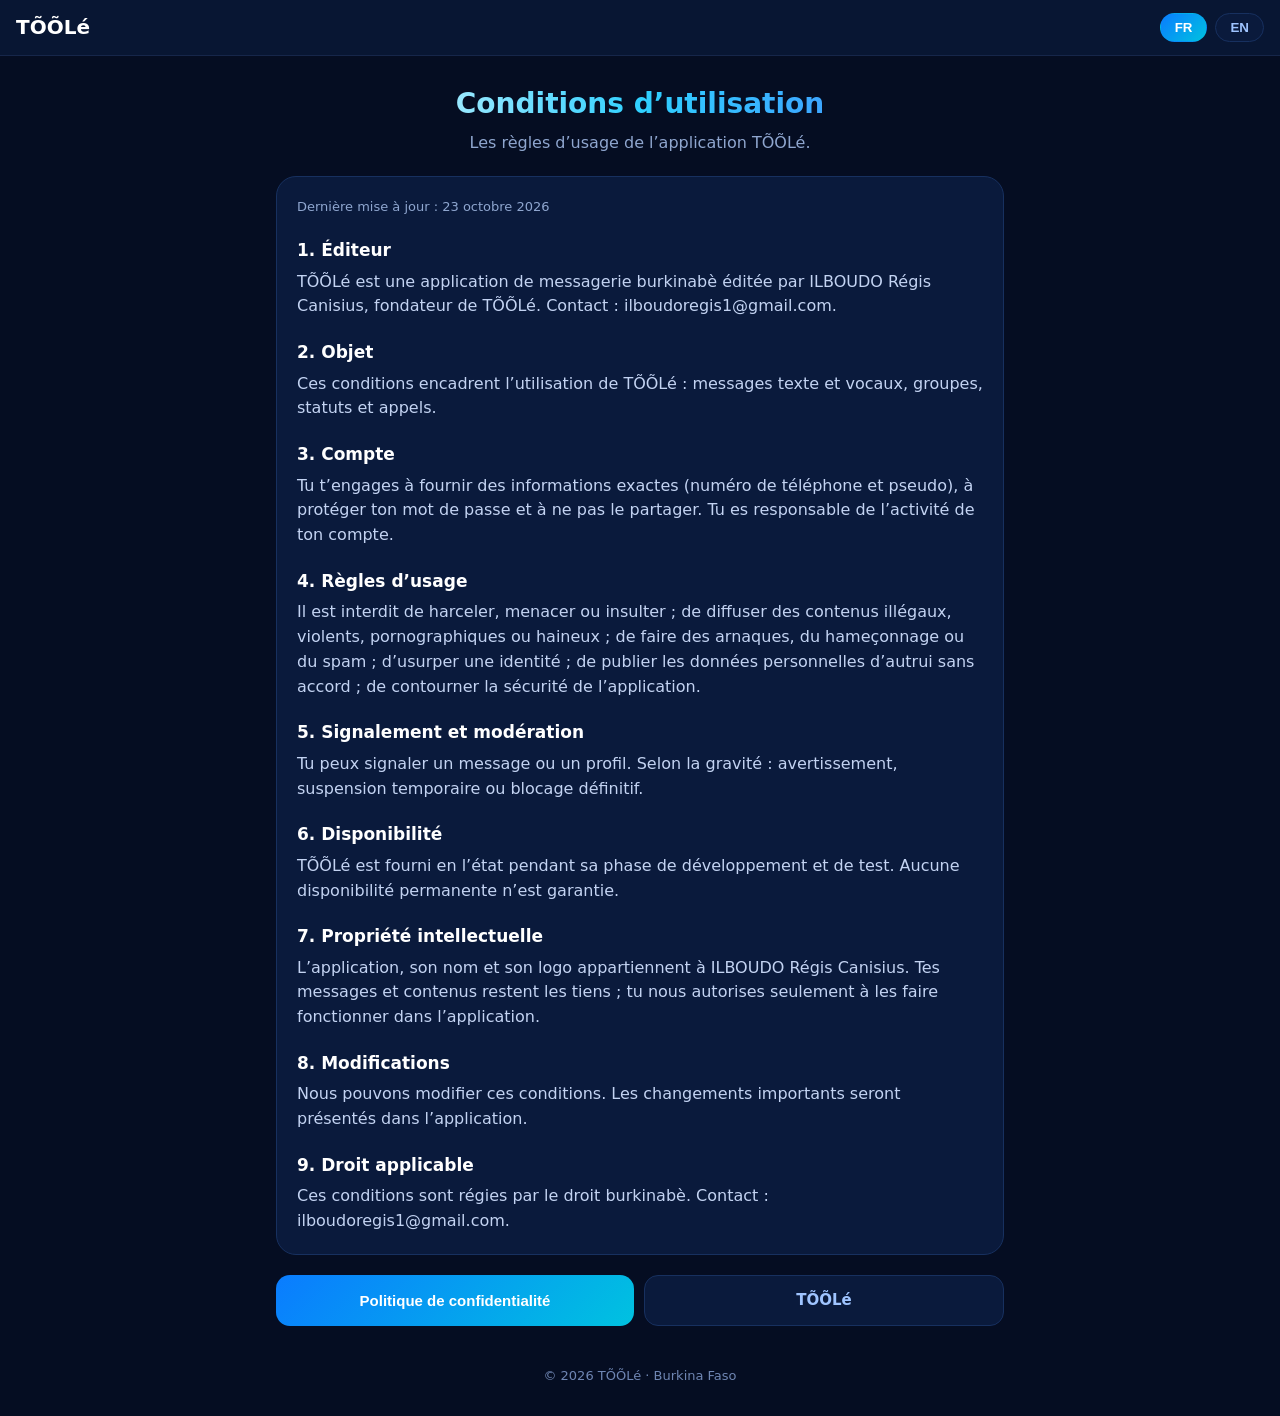
<file: toole-legal.html>
<!doctype html>
<html lang="fr"><head><meta charset="utf-8"><meta name="viewport" content="width=device-width,initial-scale=1">
<title>TÕÕLé – Conditions et confidentialité</title>
<style>
*{box-sizing:border-box}body{margin:0;background:#050d22;color:#dbe7ff;font:16px/1.55 system-ui,Segoe UI,Roboto,sans-serif}
header{display:flex;align-items:center;gap:8px;padding:12px 16px;background:#081633;border-bottom:1px solid #16264a;position:sticky;top:0}
header b{font-size:20px;color:#fff;margin-right:auto}
header button{border:1px solid #17305f;background:#0a1a3c;color:#9fc4ff;border-radius:999px;padding:6px 14px;font-weight:700}
header button.on{background:linear-gradient(135deg,#0a7cff,#00c2e0);color:#fff;border-color:transparent}
main{max-width:760px;margin:0 auto;padding:26px 16px 10px}
h1{text-align:center;font-size:28px;margin:0 0 6px;background:linear-gradient(90deg,#fff,#2fd0ff,#4a7dff);-webkit-background-clip:text;background-clip:text;-webkit-text-fill-color:transparent}
.s{text-align:center;color:#8fa6cf;margin:0 0 20px}
.c{background:#0a1a3c;border:1px solid #17305f;border-radius:20px;padding:20px}
.d{font-size:13px;color:#8fa6cf}h3{font-size:17px;color:#fff;margin:20px 0 6px}.c p{margin:0;color:#c3d3f2}
.n{display:flex;gap:10px;flex-wrap:wrap;margin:20px 0}
.n button,.n a{flex:1;min-width:150px;text-align:center;text-decoration:none;padding:13px;border-radius:14px;font-weight:700;border:0;font-size:15px}
.n button{background:linear-gradient(135deg,#0a7cff,#00c2e0);color:#fff}.n a{background:#0a1a3c;border:1px solid #17305f;color:#9fc4ff}
footer{text-align:center;color:#6f86b3;font-size:13px;padding:10px 16px 30px}
</style></head><body>
<header><b>TÕÕLé</b><button id="bf">FR</button><button id="be">EN</button></header>
<main><h1 id="h"></h1><p class="s" id="s"></p><div class="c" id="c"></div>
<div class="n"><button id="o"></button><a href="./" id="a">TÕÕLé</a></div></main>
<footer>© 2026 TÕÕLé · Burkina Faso</footer>
<script>
var M="ilboudoregis1@gmail.com",D={fr:{terms:["Conditions d’utilisation","Les règles d’usage de l’application TÕÕLé.","Dernière mise à jour : 23 octobre 2026","Politique de confidentialité","Conditions d’utilisation",[
["1. Éditeur","TÕÕLé est une application de messagerie burkinabè éditée par ILBOUDO Régis Canisius, fondateur de TÕÕLé. Contact : "+M+"."],
["2. Objet","Ces conditions encadrent l’utilisation de TÕÕLé : messages texte et vocaux, groupes, statuts et appels."],
["3. Compte","Tu t’engages à fournir des informations exactes (numéro de téléphone et pseudo), à protéger ton mot de passe et à ne pas le partager. Tu es responsable de l’activité de ton compte."],
["4. Règles d’usage","Il est interdit de harceler, menacer ou insulter ; de diffuser des contenus illégaux, violents, pornographiques ou haineux ; de faire des arnaques, du hameçonnage ou du spam ; d’usurper une identité ; de publier les données personnelles d’autrui sans accord ; de contourner la sécurité de l’application."],
["5. Signalement et modération","Tu peux signaler un message ou un profil. Selon la gravité : avertissement, suspension temporaire ou blocage définitif."],
["6. Disponibilité","TÕÕLé est fourni en l’état pendant sa phase de développement et de test. Aucune disponibilité permanente n’est garantie."],
["7. Propriété intellectuelle","L’application, son nom et son logo appartiennent à ILBOUDO Régis Canisius. Tes messages et contenus restent les tiens ; tu nous autorises seulement à les faire fonctionner dans l’application."],
["8. Modifications","Nous pouvons modifier ces conditions. Les changements importants seront présentés dans l’application."],
["9. Droit applicable","Ces conditions sont régies par le droit burkinabè. Contact : "+M+"."]]],
privacy:["Politique de confidentialité","Comment l’application TÕÕLé traite tes données.","Dernière mise à jour : 23 octobre 2026","Conditions d’utilisation","Politique de confidentialité",[
["1. Responsable","ILBOUDO Régis Canisius (Burkina Faso) est responsable de l’application TÕÕLé. Contact : "+M+"."],
["2. Données traitées","Numéro de téléphone, pseudo, photo de profil, messages privés et de groupe, messages vocaux, statuts, contacts enregistrés et données techniques minimales (dates de connexion)."],
["3. Pas de vente de données","TÕÕLé ne vend pas tes données et n’affiche pas de publicité dans les discussions."],
["4. Durées de conservation","Messages privés : 20 jours sur nos serveurs, puis suppression. Messages de groupe : 15 jours. Vocaux : 15 jours. Statuts : 24 heures maximum. Les messages déjà reçus peuvent rester sur ton téléphone pour une consultation hors connexion ; ces copies disparaissent à la désinstallation."],
["5. Signalements","Tu peux signaler un message ou un profil. Seul le message signalé, avec son motif, est transmis à l’équipe pour examen. Nous ne lisons pas les conversations en dehors de ces signalements."],
["6. Tes droits","Tu peux demander l’accès, la correction ou la suppression de ton compte et de tes données en écrivant à "+M+". Après suppression, les données liées sont effacées des serveurs dans les délais ci-dessus."],
["7. Sécurité","Nous appliquons des mesures raisonnables pour protéger les données, mais aucun système n’est totalement infaillible. Ne partage jamais ton mot de passe."],
["8. Modifications","Nous pouvons mettre à jour cette politique. Les changements importants seront présentés dans l’application."],
["9. Site TÕÕLé","Le site TÕÕLé a sa propre politique, distincte de celle de TÕÕLé."]]]},
en:{terms:["Terms of Use","The rules for using the TÕÕLé app.","Last updated: October 23, 2026","Privacy Policy","Terms of Use",[
["1. Publisher","TÕÕLé is a Burkinabè messaging app published by ILBOUDO Régis Canisius, founder of TÕÕLé. Contact: "+M+"."],
["2. Purpose","These terms govern the use of TÕÕLé: text and voice messages, groups, statuses and calls."],
["3. Account","You agree to provide accurate information (phone number and username), to protect your password and not to share it. You are responsible for the activity on your account."],
["4. Acceptable use","You must not harass, threaten or insult anyone; post illegal, violent, pornographic or hateful content; run scams, phishing or spam; impersonate someone; publish other people’s personal data without consent; or try to bypass the app’s security."],
["5. Reporting and moderation","You can report a message or a profile. Depending on severity: a warning, a temporary suspension or a permanent ban."],
["6. Availability","TÕÕLé is provided as is during its development and testing phase. Permanent availability is not guaranteed."],
["7. Intellectual property","The app, its name and its logo belong to ILBOUDO Régis Canisius. Your messages and content remain yours; you only allow us to operate them within the app."],
["8. Changes","We may change these terms. Significant changes will be shown in the app."],
["9. Governing law","These terms are governed by the law of Burkina Faso. Contact: "+M+"."]]],
privacy:["Privacy Policy","How the TÕÕLé app handles your data.","Last updated: October 23, 2026","Terms of Use","Privacy Policy",[
["1. Controller","ILBOUDO Régis Canisius (Burkina Faso) is responsible for the TÕÕLé app. Contact: "+M+"."],
["2. Data we process","Phone number, username, profile photo, private and group messages, voice messages, statuses, saved contacts and minimal technical data (login dates)."],
["3. No sale of data","TÕÕLé does not sell your data and shows no advertising inside conversations."],
["4. Retention periods","Private messages: kept on our servers for 20 days, then deleted. Group messages: 15 days. Voice messages: 15 days. Statuses: 24 hours maximum. Messages already received may stay on your phone for offline viewing; these copies are removed when the app is uninstalled."],
["5. Reports","You can report a message or a profile. Only the reported message, with its reason, is sent to the team for review. We do not read conversations outside these reports."],
["6. Your rights","You can ask for access, correction or deletion of your account and data by writing to "+M+". After deletion, related data is erased from our servers within the periods above."],
["7. Security","We apply reasonable measures to protect data, but no system is completely secure. Never share your password."],
["8. Changes","We may update this policy. Significant changes will be shown in the app."],
["9. TÕÕLé website","The TÕÕLé website has its own policy, separate from TÕÕLé’s."]]]}};
var q=new URLSearchParams(location.search),doc=q.get("doc")=="privacy"?"privacy":"terms",lg=q.get("lang")=="en"?"en":"fr",$=function(i){return document.getElementById(i)};
function go(){var d=D[lg][doc];document.documentElement.lang=lg;document.title="TÕÕLé – "+d[0];
$("h").textContent=d[0];$("s").textContent=d[1];$("o").textContent=d[3];$("bf").className=lg=="fr"?"on":"";$("be").className=lg=="en"?"on":"";
var h='<div class="d">'+d[2]+"</div>";d[5].forEach(function(s){h+="<h3>"+s[0]+"</h3><p>"+s[1]+"</p>"});$("c").innerHTML=h;
history.replaceState(null,"","?doc="+doc+"&lang="+lg);window.scrollTo(0,0)}
$("bf").onclick=function(){lg="fr";go()};$("be").onclick=function(){lg="en";go()};
$("o").onclick=function(){doc=doc=="terms"?"privacy":"terms";go()};go();
</script></body></html>
</file>
<file: cns-site.css>
:root{--ink:#0B1F44;--text:#44546F;--blue:#1A6FF5;--blue-d:#1458C9;--tint:#EEF4FF;--line:#DCE7FB}
*{box-sizing:border-box}
html{scroll-behavior:smooth;scroll-padding-top:64px}
body{margin:0;background:#fff;color:var(--text);font-family:"Avenir Next","Segoe UI",system-ui,-apple-system,Roboto,Helvetica,Arial,sans-serif;line-height:1.65;-webkit-font-smoothing:antialiased}
img{max-width:100%;height:auto}
a{color:var(--blue)}
a:focus-visible,.btn:focus-visible{outline:3px solid var(--blue);outline-offset:3px}
#cnsbar{position:fixed;top:0;left:0;height:3px;width:0;z-index:99;background:var(--blue)}
/* Navigation */
.cns-nav{position:sticky;top:0;z-index:50;display:flex;gap:4px;flex-wrap:nowrap;overflow-x:auto;white-space:nowrap;scrollbar-width:none;padding:10px;background:rgba(255,255,255,.95);backdrop-filter:blur(8px);-webkit-backdrop-filter:blur(8px);border-bottom:1px solid var(--line)}
.cns-nav::-webkit-scrollbar{display:none}
.cns-nav a{flex:0 0 auto;color:var(--ink);text-decoration:none;padding:8px 14px;border-radius:999px;font-weight:600;font-size:14px}
.cns-nav a:first-child{margin-left:auto}.cns-nav a:last-child{margin-right:auto}
.cns-nav a:hover{background:var(--tint);color:var(--ink)}
.cns-nav a.on{background:var(--tint);color:var(--blue)}
.cns-more{display:flex;gap:8px;flex-wrap:wrap;justify-content:center;padding:14px 12px 0}
.cns-more a{color:var(--ink);text-decoration:none;font-weight:600;font-size:14px;padding:8px 16px;border-radius:999px;border:1px solid var(--line);background:#fff}
.cns-more a:hover{border-color:var(--blue);color:var(--blue)}
.cns-head{background:#fff;padding:26px 0 0;text-align:center}
.cns-logo{display:block;width:112px;margin:0 auto;border-radius:26px;box-shadow:0 10px 28px rgba(11,31,68,.18)}
/* Titres */
h1,h2,h3{color:var(--ink);line-height:1.2;letter-spacing:-.015em}
h1{font-weight:800;letter-spacing:-.03em}
h1 span{color:var(--blue)}
h2{font-size:clamp(1.4rem,3.4vw,1.9rem);font-weight:800;margin:36px 0 12px;padding:0;border:0}
.card h2{margin:0 0 10px;font-size:1.35rem}
h3{font-weight:700}
.wrap{max-width:980px;margin:0 auto;padding:20px 16px 50px}
.hero{text-align:center;padding:48px 10px 18px}
.hero h1{font-size:clamp(2rem,6vw,3.2rem);margin:0 0 10px}
.hero p{max-width:620px;margin:0 auto}
.hero .ico{width:96px;height:96px;margin:0 auto 14px}
.grid{display:grid;grid-template-columns:repeat(auto-fit,minmax(250px,1fr));gap:16px;margin:16px 0}
/* Cartes */
.card{background:#fff;border:1px solid var(--line);border-radius:18px;padding:22px;margin-bottom:16px;box-shadow:0 8px 24px rgba(11,31,68,.05)}
.card h3{margin:0 0 8px;font-size:1.2rem}
.card p{margin:8px 0;font-size:16px}
.card ul{list-style:none;padding:0;margin:10px 0}
.card li{position:relative;margin:0;padding:8px 0 8px 22px;border-bottom:1px solid var(--tint);font-size:15.5px}
.card li:last-child{border-bottom:0}
.card li::before{content:"";position:absolute;left:3px;top:17px;width:7px;height:7px;border-radius:50%;background:var(--blue)}
.tag{display:inline-block;padding:4px 12px;border-radius:999px;background:var(--tint);color:var(--blue-d);font-size:12px;font-weight:700;margin:2px 4px 8px 0}
.ico{width:72px;height:72px;border-radius:22%;display:block;margin:0 0 12px;object-fit:cover;box-shadow:0 8px 20px rgba(11,31,68,.15)}
.note{color:var(--text);font-size:13.5px;border-left:3px solid var(--line);padding-left:10px;margin-top:10px}
.btn{display:inline-block;padding:14px 26px;border-radius:999px;background:var(--blue);color:#fff!important;-webkit-text-fill-color:#fff;font-weight:700;font-size:15px;text-decoration:none;box-shadow:0 8px 20px rgba(26,111,245,.25);border:0;cursor:pointer;opacity:1!important;margin-top:10px}
.btn:hover{background:var(--blue-d)}
.btn.ghost{background:#fff;color:var(--ink)!important;-webkit-text-fill-color:var(--ink);border:2px solid var(--line);box-shadow:none}
.btn.ghost:hover{border-color:var(--blue);background:#fff}
input,textarea{width:100%;padding:12px;border-radius:12px;border:1px solid var(--line);background:#fff;color:var(--ink);margin:6px 0 12px;font:inherit}
input:focus,textarea:focus{outline:2px solid var(--blue);border-color:var(--blue)}
.cf,.foot{text-align:center;color:var(--text);padding:30px 10px;font-size:13px;margin:0}
a[style*="67e8f9"]{color:var(--blue)!important;text-decoration:underline}
.legal a{color:var(--blue)!important}
.legal h2,.legal h3{margin:24px 0 8px}
.legal p,.legal li{line-height:1.8}
.legal .maj{color:var(--text);font-size:13px}
.rv{opacity:0;transform:translateY(10px);transition:opacity .5s,transform .5s}
.rv.in{opacity:1;transform:none}
@media (prefers-reduced-motion:reduce){html{scroll-behavior:auto}.rv{opacity:1;transform:none;transition:none}}
/* Accueil : en-tête + aperçu de l'appli */
.ic{width:1em;height:1em;fill:none;stroke:currentColor;stroke-width:2;stroke-linecap:round;stroke-linejoin:round;flex:none}
.cns-hero2{display:grid;grid-template-columns:1.1fr .9fr;gap:40px;align-items:center;padding:24px 0 36px}
.cns-hero2 h1{font-size:clamp(2.8rem,8vw,4.4rem);margin:0}
.slogan{color:var(--blue);font-weight:700;font-size:1.05rem;margin:6px 0 16px}
.lead{margin:0 0 20px;max-width:30em;font-size:1.1rem}
.acts{display:flex;flex-wrap:wrap;gap:12px}
.acts .btn{margin-top:0}
.phone{position:relative;width:min(310px,100%);height:620px;margin-inline:auto;background:#fff;border:10px solid var(--ink);border-radius:42px;overflow:hidden;box-shadow:0 30px 60px rgba(11,31,68,.16);padding:16px 14px 0;color:var(--text);font-size:14px;line-height:1.3;text-align:left}
.phone b,.phone small,.phone em,.phone u,.phone s{font-style:normal;text-decoration:none}
.ph-h{display:flex;align-items:center;gap:10px}
.ph-av{width:44px;height:44px;border-radius:14px;background:var(--blue);color:#fff;display:flex;align-items:center;justify-content:center;font-size:22px;flex:none}
.ph-tt{flex:1;min-width:0}
.ph-tt b{display:block;font-size:31px;line-height:1;font-weight:800;color:var(--blue)}
.ph-tt small{display:block;font-size:11.5px;margin-top:3px;white-space:nowrap;overflow:hidden;text-overflow:ellipsis}
.ph-tt em{display:block;width:52px;height:3px;border-radius:3px;background:var(--blue);margin-top:3px}
.rb{width:38px;height:38px;border-radius:50%;background:var(--tint);color:var(--ink);display:flex;align-items:center;justify-content:center;font-size:18px;flex:none}
.rb.c{color:var(--blue)}
.st{display:flex;align-items:center;gap:10px;margin-top:16px}
.ring{position:relative;width:56px;height:56px;border-radius:50%;border:2.5px solid var(--blue);background:var(--tint);display:flex;align-items:center;justify-content:center;font-size:24px}
.ring u{position:absolute;right:-4px;bottom:-4px;width:20px;height:20px;border-radius:50%;background:var(--blue);color:#fff;border:2px solid #fff;display:flex;align-items:center;justify-content:center;font-size:11px}
.st b,.cr b{display:block;font-size:15px;color:var(--ink)}
.st small{font-size:12.5px}
.sb{margin-top:14px;background:var(--tint);border-radius:999px;padding:9px 14px;display:flex;align-items:center;gap:8px;font-size:12.5px;color:#7D8AA6;white-space:nowrap;overflow:hidden}
.sb .ic{color:var(--blue);font-size:16px}
.chips{display:flex;gap:7px;margin-top:12px;overflow:hidden}
.chips span{display:flex;align-items:center;gap:6px;padding:7px 12px;border-radius:999px;background:var(--tint);font-weight:700;font-size:13px;color:var(--ink);white-space:nowrap}
.chips span.on{background:var(--blue);color:#fff}
.chips s{background:#fff;color:var(--blue);border-radius:999px;padding:0 6px;font-size:11.5px}
.dh{display:flex;justify-content:space-between;align-items:center;margin:14px 2px 8px;color:var(--blue);font-size:18px}
.dh b{font-size:20px;color:var(--ink)}
.cr{display:flex;align-items:center;gap:10px;background:var(--tint);border-radius:18px;padding:9px 12px;margin-bottom:8px}
.cr.hi{border:1px solid var(--line);box-shadow:0 4px 12px rgba(26,111,245,.10)}
.cav{width:42px;height:42px;border-radius:50%;background:var(--blue);color:#fff;display:flex;align-items:center;justify-content:center;font-weight:800;font-size:14px;flex:none}
.cav.lg{background:url(img/tooole.png) center/cover}
.cr>div:not(.cav){flex:1;min-width:0}
.cr small{display:block;font-size:12.5px;white-space:nowrap;overflow:hidden;text-overflow:ellipsis}
.vf{display:inline-flex;width:14px;height:14px;border-radius:50%;background:var(--blue);color:#fff;font-size:9px;align-items:center;justify-content:center;margin-left:4px;vertical-align:1px}
.cr>.ic{color:#C4CFE6;font-size:18px}
.dot{width:10px;height:10px;border-radius:50%;background:var(--blue);flex:none}
.tabs{position:absolute;left:0;right:0;bottom:0;height:70px;background:#fff;border-top:1px solid var(--line);display:flex;align-items:flex-end;justify-content:space-around;padding:0 4px 8px}
.tabs span{display:flex;flex-direction:column;align-items:center;gap:2px;font-size:9.5px;font-weight:600;color:#7D8AA6;width:58px}
.tabs span .ic{font-size:20px;padding:4px 10px;box-sizing:content-box;border-radius:999px}
.tabs span.on{color:var(--blue)}.tabs span.on .ic{background:var(--tint)}
.tabs .fab{width:54px;height:54px;border-radius:50%;background:var(--blue);color:#fff;border:5px solid #fff;box-shadow:0 6px 16px rgba(26,111,245,.35);justify-content:center;margin-bottom:12px}
.tabs .fab .ic{font-size:24px;padding:0}
@media (min-width:760px){#tooole ul{columns:2;column-gap:36px}#tooole li{break-inside:avoid}}
@media (max-width:820px){.cns-hero2{grid-template-columns:1fr;gap:28px;text-align:center}.lead{margin-inline:auto}.acts{justify-content:center}}

/* ===== CNS WAOUH ===== */
html{scroll-behavior:smooth}
body{background:#fff;-webkit-font-smoothing:antialiased;text-rendering:optimizeLegibility}
::selection{background:#2563eb;color:#fff}
header,nav{-webkit-backdrop-filter:blur(14px);backdrop-filter:blur(14px)}
header{background:rgba(255,255,255,.86)!important;box-shadow:0 1px 0 rgba(37,99,235,.12),0 10px 34px rgba(37,99,235,.07)}
h1,h2,h3{letter-spacing:-.02em}
h2::after{content:"";display:block;width:54px;height:4px;margin:12px auto 0;border-radius:4px;background:linear-gradient(90deg,#1d4ed8,#38bdf8)}
a.btn,.btn,.button,a[class*=btn],button{border-radius:999px;transition:transform .25s ease,box-shadow .25s ease,filter .25s ease}
a.btn:hover,.btn:hover,.button:hover,a[class*=btn]:hover,button:hover{transform:translateY(-3px);box-shadow:0 14px 30px rgba(37,99,235,.35);filter:brightness(1.06)}
[class*=card],article{border-radius:22px;border:1px solid rgba(37,99,235,.12);box-shadow:0 10px 30px rgba(15,23,42,.06);transition:transform .35s ease,box-shadow .35s ease,border-color .35s ease}
[class*=card]:hover,article:hover{transform:translateY(-8px)!important;box-shadow:0 22px 50px rgba(37,99,235,.18);border-color:rgba(37,99,235,.35)}
img[src*=logo],img[src*=tooole]{border-radius:20px;box-shadow:0 12px 28px rgba(37,99,235,.2)}
.rv{opacity:0;transform:translateY(30px);transition:opacity .8s ease,transform .8s ease}
.rv.in{opacity:1;transform:none}
#cns-bar{position:fixed;top:0;left:0;height:4px;width:0;z-index:99999;background:linear-gradient(90deg,#1d4ed8,#38bdf8);box-shadow:0 0 12px rgba(56,189,248,.8);transition:width .1s}
#cns-top{position:fixed;right:18px;bottom:18px;width:46px;height:46px;border:0;border-radius:50%;background:linear-gradient(135deg,#1d4ed8,#38bdf8);color:#fff;font-size:22px;cursor:pointer;z-index:9999;opacity:0;pointer-events:none;box-shadow:0 10px 26px rgba(37,99,235,.4);transition:opacity .3s}
#cns-top.show{opacity:1;pointer-events:auto}
@media (prefers-reduced-motion:reduce){.rv{opacity:1;transform:none;transition:none}}
</file>
